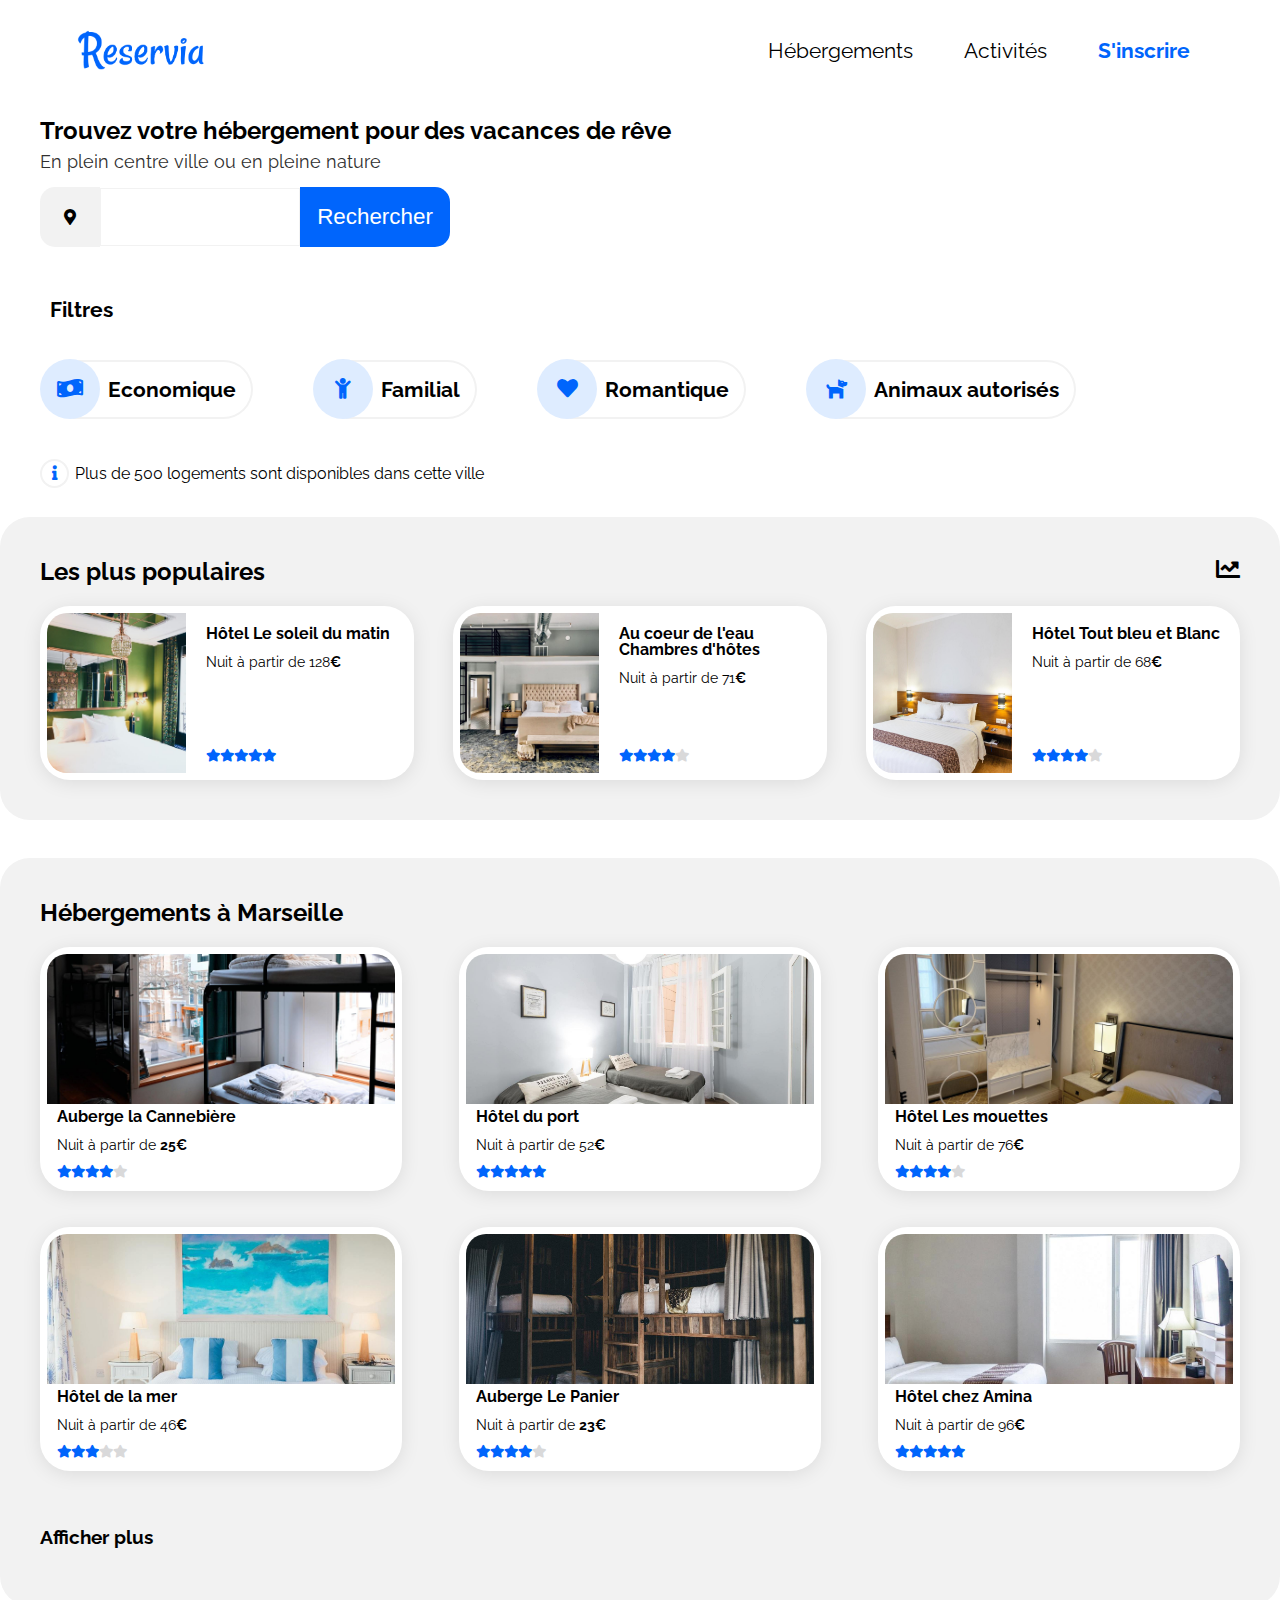
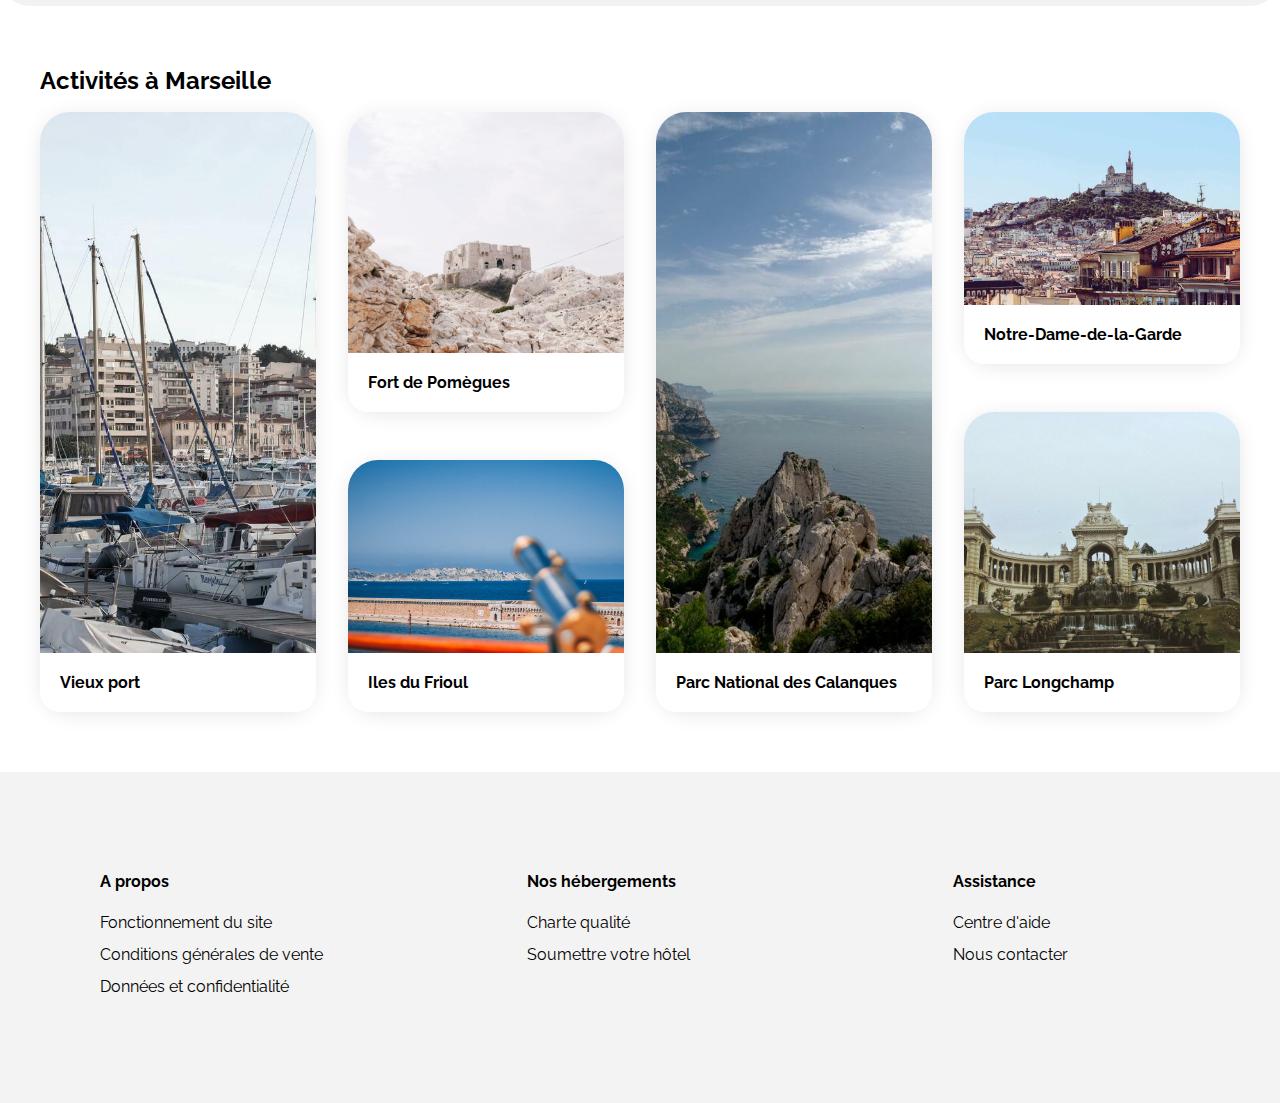
<file: index.html>
<!doctype html>
<html lang="fr">
<head>
    <meta charset="utf-8">
    <meta name="viewport" content="width=device-width,initial-scale=1" /> 
    <title>Réservia</title>
    <link rel="stylesheet" href="style.css">
    <link rel="stylesheet" href="https://cdnjs.cloudflare.com/ajax/libs/font-awesome/5.9.0/css/all.min.css" crossorigin="anonymous"> <!--fontawesome-->
    <!--Début favicon-->
    <link rel="apple-touch-icon" sizes="57x57" href="images/fav/apple-icon-57x57.png">
    <link rel="apple-touch-icon" sizes="60x60" href="images/fav/apple-icon-60x60.png">
    <link rel="apple-touch-icon" sizes="72x72" href="images/fav/apple-icon-72x72.png">
    <link rel="apple-touch-icon" sizes="76x76" href="images/fav/apple-icon-76x76.png">
    <link rel="apple-touch-icon" sizes="114x114" href="images/fav/apple-icon-114x114.png">
    <link rel="apple-touch-icon" sizes="120x120" href="images/fav/apple-icon-120x120.png">
    <link rel="apple-touch-icon" sizes="144x144" href="images/fav/apple-icon-144x144.png">
    <link rel="apple-touch-icon" sizes="152x152" href="images/fav/apple-icon-152x152.png">
    <link rel="apple-touch-icon" sizes="180x180" href="images/fav/apple-icon-180x180.png">
    <link rel="icon" type="image/png" sizes="192x192"  href="images/fav/android-icon-192x192.png">
    <link rel="icon" type="image/png" sizes="32x32" href="images/fav/favicon-32x32.png">
    <link rel="icon" type="image/png" sizes="96x96" href="images/fav/favicon-96x96.png">
    <link rel="icon" type="image/png" sizes="16x16" href="images/fav/favicon-16x16.png">
    <meta name="msapplication-TileColor" content="#ffffff">
    <meta name="msapplication-TileImage" content="images/fav/ms-icon-144x144.png">
    <meta name="theme-color" content="#ffffff">
    <!--Fin favicon-->
</head>
<body>
    <header>
        <img id="logo" src="images/logo/Reservia@3x.png" alt="reservia">
        <nav id="nav">
            <a class="menu-link" href="#1" >Hébergements</a>
            <a class="menu-link" href="#2" >Activités</a>
            <a id="inscription" href="#3" >S'inscrire</a>
        </nav>
        <nav id="menu-mobile"> <!--Début menu mobile/tablette-->
            <div>
                <img id="logo-mobile" src="images/logo/Reservia@3x.png" alt="reservia">
                <a id="inscription-mobile" href="#3" >S'inscrire</a>
            </div>
            <div>
                <a class="menu-link" href="#1" >Hébergements</a>
                <a class="menu-link" href="#2" >Activités</a>
            </div>
        </nav> <!--Fin menu mobile/tablette-->
    </header>
    <div class="corps">
        <h1>Trouvez votre hébergement pour des vacances de rêve</h1>
        <h2 id="centre-ville">En plein centre ville ou en pleine nature</h2>
        <div id="recherche"> <!--Search bar-->
            <div id="pos"><i class="fas fa-map-marker-alt"></i></div>
            <label for="site-search"></label>
            <input type="search" id="site-search" name="q" aria-label="Search through site content">
            <button id="btn-rechercher"><span id="search-1">Rechercher</span> <span id="search-2"><i class="fas fa-search"></i></span></button><!--Bouton de recherche-->
        </div>
        <section class="section_filtre"> <!--Filtes-->
            <h2 class="filtre_title">Filtres</h2>
            <div class="economique">
                <i class="fas fa-money-bill-wave"></i>
                <p>Economique</p>
            </div>
            <div class="familial">
                <i class="fas fa-child"></i>
                <p>Familial</p>
            </div>
            <div class="romantique">
                <i class="fas fa-heart"></i>
                <p>Romantique</p>
            </div>
            <div class="animaux_autorises">
                <i class="fas fa-dog"></i>
                <p>Animaux autorisés</p>
            </div>
        </section>
        <div class="infos-logements">
            <p class="contain-icone-infos"><i class="fas fa-info" id="icone-infos"></i></p>
            <p>Plus de 500 logements sont disponibles dans cette ville</p>
        </div>
        <div class="part-1" id="1">
            <!--Début hébergements-->
            <section class="section_hebergements">
                <h2>Hébergements à Marseille</h2>
                <div class="liste-hebergements">
                    <article>
                        <div id="img-hebergements-1"></div>
                        <div class="description-hebergements">
                            <h2>Auberge la Cannebière</h2>
                            <p>Nuit à partir de <strong>25€</strong></p>
                            <div class="etoiles">
                                <i class="fas fa-star"></i>
                                <i class="fas fa-star"></i>
                                <i class="fas fa-star"></i>
                                <i class="fas fa-star"></i>
                                <div class="etoiles-grises"><i class="fas fa-star"></i></div>
                            </div>
                        </div>
                    </article>
                    <article>
                        <div id="img-hebergements-2"></div>
                        <div class="description-hebergements">
                            <h2>Hôtel du port</h2>
                            <p>Nuit à partir de 52<strong>€</strong></p>
                            <div class="etoiles">
                                <i class="fas fa-star"></i>
                                <i class="fas fa-star"></i>
                                <i class="fas fa-star"></i>
                                <i class="fas fa-star"></i>
                                <i class="fas fa-star"></i>
                            </div>
                        </div>
                    </article>
                    <article>
                        <div id="img-hebergements-3"></div>
                        <div class="description-hebergements">
                            <h2>Hôtel Les mouettes</h2>
                            <p>Nuit à partir de 76<strong>€</strong></p>
                            <div class="etoiles">
                                <i class="fas fa-star"></i>
                                <i class="fas fa-star"></i>
                                <i class="fas fa-star"></i>
                                <i class="fas fa-star"></i>
                                <div class="etoiles-grises"><i class="fas fa-star"></i></div>
                            </div>
                        </div>
                    </article>
                    <article>
                        <div id="img-hebergements-4"></div>
                        <div class="description-hebergements">
                            <h2>Hôtel de la mer</h2>
                            <p>Nuit à partir de 46<strong>€</strong></p>
                            <div class="etoiles">
                                <i class="fas fa-star"></i>
                                <i class="fas fa-star"></i>
                                <i class="fas fa-star"></i>
                                <div class="etoiles-grises"><i class="fas fa-star"></i></div>
                                <div class="etoiles-grises"><i class="fas fa-star"></i></div>
                            </div>
                        </div>
                    </article>
                    <article>
                        <div id="img-hebergements-5"></div>
                        <div class="description-hebergements">
                            <h2>Auberge Le Panier</h2>
                            <p>Nuit à partir de <strong>23€</strong></p>
                            <div class="etoiles">
                                <i class="fas fa-star"></i>
                                <i class="fas fa-star"></i>
                                <i class="fas fa-star"></i>
                                <i class="fas fa-star"></i>
                                <div class="etoiles-grises"><i class="fas fa-star"></i></div>
                            </div>
                        </div>
                    </article>
                    <article>
                        <div id="img-hebergements-6"></div>
                        <div class="description-hebergements">
                            <h2>Hôtel chez Amina</h2>
                            <p>Nuit à partir de 96<strong>€</strong></p>
                            <div class="etoiles">
                                <i class="fas fa-star"></i>
                                <i class="fas fa-star"></i>
                                <i class="fas fa-star"></i>
                                <i class="fas fa-star"></i>
                                <i class="fas fa-star"></i>
                            </div>
                        </div>
                    </article>
                </div>
                <a href="#"><h3>Afficher plus</h3></a>
            </section>
            <!--Fin hébergements-->
            <!--Début populaires-->
            <section class="section_populaires">
                <div class="header-populaire">
                    <h2>Les plus populaires</h2>
                    <a href="#"><i class="fas fa-chart-line"></i></a>
                </div>
                <div class="liste-populaires">
                    <article>
                        <div id="img-populaires-1"></div>
                        <div class="description-populaires">
                            <h2>Hôtel Le soleil du matin</h2>
                            <p>Nuit à partir de 128<strong>€</strong></p>
                            <div class="etoiles">
                                <i class="fas fa-star"></i>
                                <i class="fas fa-star"></i>
                                <i class="fas fa-star"></i>
                                <i class="fas fa-star"></i>
                                <i class="fas fa-star"></i>
                            </div>
                        </div>
                    </article>
                    <article>
                        <div id="img-populaires-2"></div>
                        <div class="description-populaires">
                            <h2>Au coeur de l'eau Chambres d'hôtes</h2>
                            <p>Nuit à partir de 71<strong>€</strong></p>
                            <div class="etoiles">
                                <i class="fas fa-star"></i>
                                <i class="fas fa-star"></i>
                                <i class="fas fa-star"></i>
                                <i class="fas fa-star"></i>
                                <div class="etoiles-grises"><i class="fas fa-star"></i></div>
                            </div>
                        </div>
                    </article>
                    <article>
                        <div id="img-populaires-3"></div>
                        <div class="description-populaires">
                            <h2>Hôtel Tout bleu et Blanc</h2>
                            <p>Nuit à partir de 68<strong>€</strong></p>
                            <div class="etoiles">
                                <i class="fas fa-star"></i>
                                <i class="fas fa-star"></i>
                                <i class="fas fa-star"></i>
                                <i class="fas fa-star"></i>
                                <div class="etoiles-grises"><i class="fas fa-star"></i></div>
                            </div>
                        </div>
                    </article>
                </div>
            </section>
            <!--Fin populaires-->
        </div>
        <div class="part-2" id="2">
            <h1 id="title-act-mars">Activités à Marseille</h1>
            <!--Début activités-->
            <section class="act-mars">
                <h2 id="empty-title">empty-title</h2>
                <article id="bck-img-act-1" class="art-act">
                    <div class="description-activites">
                        <h2>Vieux port</h2>
                    </div>
                </article>
                <article class="art-act-demi">
                    <div id="bck-img-act-2" class="act-demi-1">
                        <div class="description-activites">
                            <h2>Fort de Pomègues</h2>
                        </div>
                </div>
                <div id="bck-img-act-3" class="act-demi-2">
                    <div class="description-activites">
                        <h3>Iles du Frioul</h3>
                    </div>
                </div>
                </article>
                <article id="bck-img-act-4" class="art-act">
                    <div class="description-activites">
                        <h2>Parc National des Calanques</h2>
                    </div>
                </article>
                <article class="art-act-demi">
                    <div id="bck-img-act-5" class="act-demi-2-2">
                        <div class="description-activites">
                            <h2>Notre-Dame-de-la-Garde</h2>
                        </div>
                    </div>
                    <div id="bck-img-act-6" class="act-demi-1-2">
                        <div class="description-activites">
                            <h3>Parc Longchamp</h3>
                        </div>
                    </div>
                </article>
            </section>
            <!--Fin activités-->
        </div>
    </div>
    <footer>
        <nav class="footer-menu">
            <p>A propos</p>
            <ul>
                <li><a href="#">Fonctionnement du site</a></li>
                <li><a href="#">Conditions générales de vente</a></li>
                <li><a href="#">Données et confidentialité</a></li>
            </ul>
        </nav>
        <nav class="footer-menu">
            <p>Nos hébergements</p>
            <ul>
                <li><a href="#">Charte qualité</a></li>
                <li><a href="#">Soumettre votre hôtel</a></li>
            </ul>   
        </nav>    
        <nav class="footer-menu">
            <p>Assistance</p>
            <ul>
                <li><a href="#">Centre d'aide</a></li>
                <li><a href="#">Nous contacter</a></li>
            </ul>
        </nav>
    </footer>
</body>
</html>
</file>
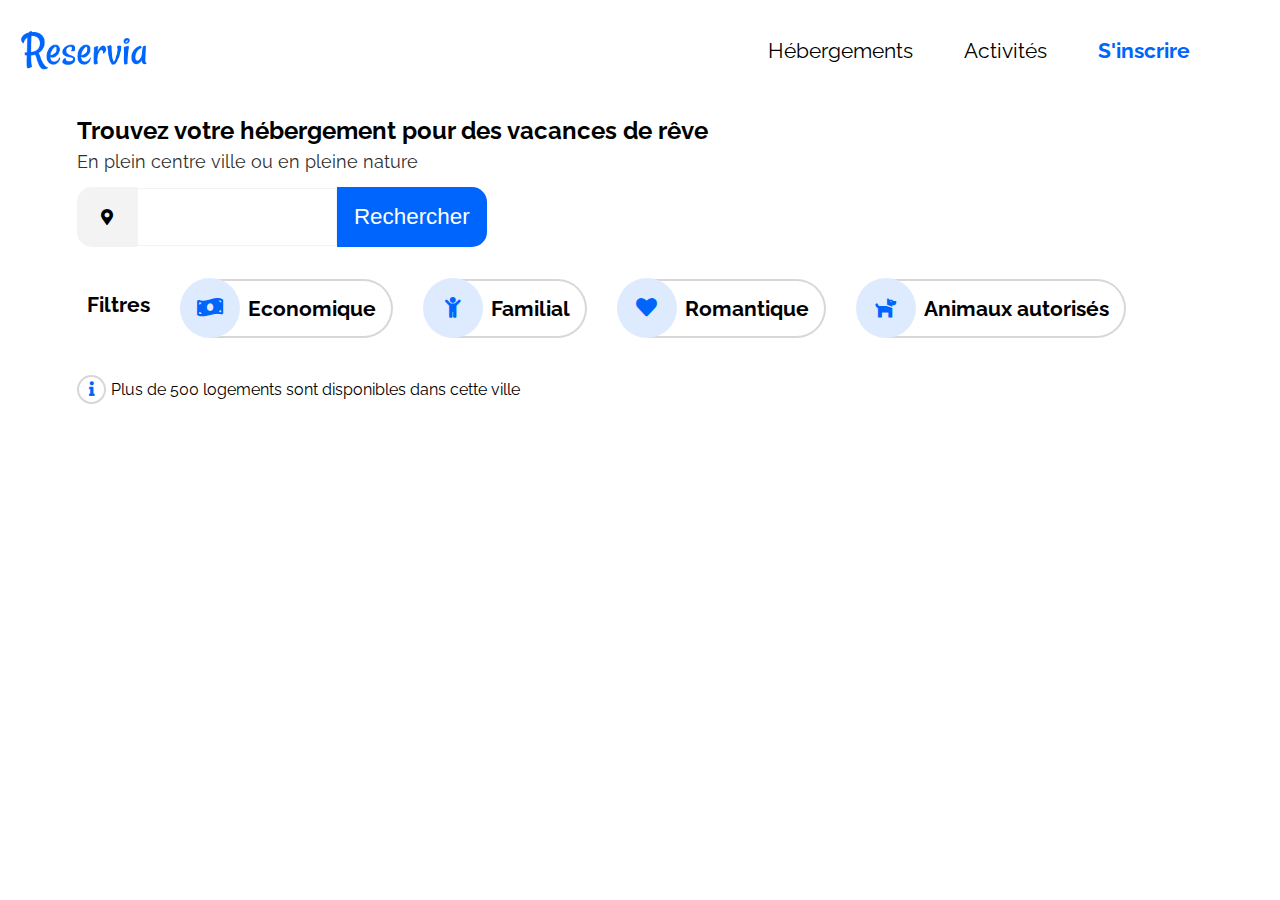
<file: script/index.html>
<!doctype html>
<html lang="fr">
<head>
  <meta charset="utf-8">
  <title>Réservia</title>
  <link rel="stylesheet" href="style.css">

  <link rel="stylesheet" href="https://cdnjs.cloudflare.com/ajax/libs/font-awesome/5.9.0/css/all.min.css" crossorigin="anonymous"> <!--fontawesome-->

</head>
<header>
    <img id="logo" src="../images/logo/Reservia@3x.png" alt="reservia">
    <nav id="nav">
        <a class="menu-link" href="#1" >Hébergements</a>
        <a class="menu-link" href="#2" >Activités</a>
        <a id="inscription" href="#3" >S'inscrire</a>
    </nav>
</header>
<body>
<div class="corps"><!--div corps-->
<h1>Trouvez votre hébergement pour des vacances de rêve</h1>
<h2>En plein centre ville ou en pleine nature</h2>
<div id="recherche">
    <div id="pos"><i class="fas fa-map-marker-alt"></i></div>
    <label for="site-search"></label>
    <input type="search" id="site-search" name="q"
       aria-label="Search through site content">
    <button id="btn-rechercher">Rechercher</button>
</div>
<section class="section_filtre">
    <h1 class="filtre_title">Filtres</h1>
    <div class="economique">
        <i class="fas fa-money-bill-wave"></i>
        <p>Economique</p>
    </div>
    <div class="familial">
        <i class="fas fa-child"></i>
        <p>Familial</p>
    </div>
    <div class="romantique">
        <i class="fas fa-heart"></i>
        <p>Romantique</p>
    </div>
    <div class="animaux_autorises">
        <i class="fas fa-dog"></i>
        <p>Animaux autorisés</p>
    </div>
</section>
<div class="infos-logements">
    <p class="contain-icone-infos"><i class="fas fa-info" id="icone-infos"></i></p>
    <p>Plus de 500 logements sont disponibles dans cette ville</p>
</div>



</div><!--div corps-->
</body>
<footer>

   <!-- <i class="fas fa-adjust"></i> fontawesome-->

</footer>
</html>
</file>
<file: style.css>
html, header, body, footer {
    margin:0;
    padding:0;
    font-family: 'Raleway';
    max-width: 100vw;
}

/* DEBUT FONTS*/

/*Regular*/
@font-face {
    font-family: 'Raleway';
    src: url('fonts/Raleway-Regular.ttf') format('truetype');
    font-weight: normal;
    font-style: normal;
}

/*Bold*/
@font-face {
    font-family: 'Raleway';
    src: url('fonts/Raleway-Bold.ttf') format('truetype');
    font-weight: bold;
    font-style: normal;
}

/* FIN FONTS*/

/*DEBUT HEADER*/

header {
    height:100px;
    display: flex;
    flex-direction: row;
}

#logo {
    height:auto;
    width:auto;
    margin:20px;
    object-fit: contain;
}

#nav {
    width:100%;
    height:100%;
    display: flex;
    flex-direction: row;
    justify-content: flex-end;

}

#nav a {
   height:100%;
   display: flex;
   align-items: center;
   justify-content: center;
   padding:0 2vw 0 2vw;
   font-size: 1.3em;
}

.menu-link, #inscription {
    text-decoration: none;
    color:black;
}
.menu-link:hover, #inscription:hover {
    color:#0065FC;
}

#inscription {
    color:#0065FC;
    margin-right:5vw;
    font-weight: bold;
}

.menu-link:hover {
    border-top: solid #0065FC;
}

/*FIN HEADER*/

/*DEBUT BODY*/

.corps {
    margin: 0 6vw 0 6vw;
}

h1 {
    font-size: 1.5em;
    font-weight: bold;
}

#centre-ville {
    color:rgb(48, 48, 48);
    font-size: 1.1em;
    font-weight: normal;
    margin-top:-10px;
}

#recherche {
    display: flex;
    flex-direction: row;
    align-items: center;   
}

#pos {
    background-color: #f2f2f2;
    width:60px;
    min-width: 60px;
    height:60px;
    display: flex;
    align-items: center;
    justify-content: center;
    border-top-left-radius: 15px;
    border-bottom-left-radius: 15px;
}

#icone-pos {
    width:25%;
    height:auto;
}

#site-search {
    height:58px;
    border-right-style: none;
    border-left-style: none;
    width:13vw; 
    min-width: 200px;
    border:1px solid #f2f2f2;
    font-size:1.1em;
    padding-left:15px;
    font-weight:bold;
}

#btn-rechercher {
    background-color: #0065FC;
    border-top-right-radius: 15px;
    border-bottom-right-radius: 15px;
    width:max-content;
    min-width: 150px;
    height:inherit;
    color:white;
    font-size:1.4em;
    height:60px;
    padding:15px;
    border:none;
}

#btn-rechercher:hover{
    background-color: #3284ff;
    cursor:  pointer;
}

.filtre_title {
    font-size: 1.3em;
    padding: 20px;
    padding-left:10px;
    padding-right:0;
}

.section_filtre {
    display: flex;
    flex-direction: row;
    flex-wrap: wrap; 
    margin-top:1%;
    align-items: center;
}

.economique, .familial, .romantique, .animaux_autorises {
    display: flex;
    align-items: center;
    margin-left:30px;
    height:max-content;
}

.economique .fas, .familial .fas, .romantique .fas, .animaux_autorises .fas {
    padding: 20px;
    color: #0065FC;
    border-radius: 30px;
    background-color:#DEECFF;
    width:20px;
    height:20px;
    display: flex;
    justify-content: center;
    font-size: 1.3em;
    margin-right:-30px;
    z-index:2;
}

.economique:hover .fas, .familial:hover .fas, .romantique:hover .fas, .animaux_autorises:hover .fas {
    background-color:#0065FC;
    color:#DEECFF;
    transition: 0.3s;
}

.economique p, .familial p, .romantique p, .animaux_autorises p {
    padding-left:38px;
    padding-right: 15px;
    padding-top:15px;
    padding-bottom:15px;
    font-weight: bold;
    font-size: 1.3em;
    border:solid #f2f2f2 2px;
    border-left:none;
    border-top-right-radius:30px;
    border-bottom-right-radius:30px;
    z-index:1;
    white-space: nowrap;
    margin:0;
}

#icone-infos {
    border:solid #f2f2f2 2px;
    border-radius: 30px;
    width:25px;
    height:25px;
    color: #0065FC;
    display: flex;
    justify-content: center;
    align-items: center;
    font-size: 0.9em;
}

.contain-icone-infos {
    width:max-content;
    margin-right:0.5%
}

.infos-logements {
    display: flex;
    align-items: center;
    margin-bottom: 1%;
}

.part-1 {
    display: flex;
    flex-direction: row;
}

.section_hebergements {
    background-color:#f2f2f2;
    border-radius: 30px;
    height:650px;
    padding:40px;
    margin-right:3%;
    width:100%;
}

.section_hebergements > h2:nth-child(1) {
    margin-top: 0;
    }

.liste-hebergements  {
    display: flex;
    flex-wrap:wrap;
    justify-content: space-between;
}

.liste-hebergements article {
    width: 29%;
    height: 230px;
    padding:7px;
    margin-bottom:3%;
    background-color: white;
    border-radius: 30px;
    float:left;
}

#img-hebergements-1, #img-hebergements-2, #img-hebergements-3, #img-hebergements-4, #img-hebergements-5, #img-hebergements-6 {
    background-position: center;
    object-fit: cover;
    background-size: cover;
    width:100%;
    height:65%;
    border-top-right-radius: 20px;
    border-top-left-radius: 20px;
}

#img-hebergements-1 {
    background-image: url(images/hebergements/3_medium/marcus-loke-WQJvWU_HZFo-unsplash.jpg);
}

#img-hebergements-2 {
    background-image: url(images/hebergements/3_medium/fred-kleber-gTbaxaVLvsg-unsplash.jpg);
}

#img-hebergements-3 {
    background-image: url(images/hebergements/3_medium/reisetopia-B8WIgxA_PFU-unsplash.jpg);
}

#img-hebergements-4 {
    background-image: url(images/hebergements/3_medium/annie-spratt-Eg1qcIitAuA-unsplash.jpg);
}

#img-hebergements-5 {
    background-image: url(images/hebergements/3_medium/nicate-lee-kT-ZyaiwBe0-unsplash.jpg);
}

#img-hebergements-6 {
    background-image: url(images/hebergements/3_medium/febrian-zakaria-M6S1WvfW68A-unsplash.jpg);
}

.etoiles {
    display: flex;
    flex-direction: row;
    color: #0065FC;
    margin-top: auto;
}

.etoiles-grises {
    display: flex;
    flex-direction: row;
    color: #D9D9DA;
}

.description-hebergements {
    padding-top:0px;
    padding-left:10px;
    padding-bottom:10px;
    padding-right:10px;
    margin:0;
}

.description-hebergements h2 {
    font-size:1em;
    line-height: 1em;
    margin-top:5px;
}

.description-hebergements p {
    font-size:0.9em;
    line-height: 0.9em;
}

.etoiles .fas {
    font-size:0.8em;
}

.section_populaires {
    background-color:#f2f2f2;
    border-radius: 30px;
    height:650px;
    padding:40px;
    width:40%;
}

.section_populaires a, .section_hebergements a {
    color: black;
    text-decoration: none;
}

.liste-populaires  {
    display: flex;
    flex-direction: column;
    justify-content: space-between;
    height: 600px;
}

.header-populaire {
    display: flex;
    flex-direction: row;
    justify-content: space-between;
}

.header-populaire > h2 {
    margin-top: 0;
    }

.header-populaire .fas {
    font-size: 1.5em;
    display: flex;
    align-items: center;
}

#img-populaires-1, #img-populaires-2, #img-populaires-3 {
    width:40%;
    height:100%;
    border-bottom-left-radius: 20px;
    border-top-left-radius: 20px;
    background-size: cover;
    background-position: center;
    
}

#img-populaires-1 {
    background-image: url(images/hebergements/3_medium/emile-guillemot-Bj_rcSC5XfE-unsplash.jpg);
}
#img-populaires-2 {
    background-image: url(images/hebergements/3_medium/aw-creative-VGs8z60yT2c-unsplash.jpg);
}
#img-populaires-3 {
    background-image: url(images/hebergements/3_medium/febrian-zakaria-sjvU0THccQA-unsplash.jpg);
}

.description-populaires {
    display: inline-flex;
    flex-direction: column;
    padding-top:0px;
    padding-left:20px;
    padding-bottom:10px;
    padding-right:10px;
    margin:0;
    width:55%
}

.description-populaires h2 {
    font-size:1em;
    line-height: 1em;
}

.description-populaires p {
    font-size:0.9em;
    line-height: 1em;
    margin-top: 0;
}

.liste-populaires article {
    height: 160px;
    padding:7px;
    background-color: white;
    border-radius: 30px;
    display: flex;
    flex-direction: row;
}

.act-mars {
    display: flex;
    flex-direction: row;
    justify-content: space-between;
    margin-bottom: 5%;
}

#title-act-mars {
  margin-top: 5%;  
}

#empty-title {
    display:none !important;
}

.art-act {
    height:600px;
    display: flex;
    flex-direction: column;
    justify-content: end;
}

#bck-img-act-1, #bck-img-act-2, #bck-img-act-3, #bck-img-act-4, #bck-img-act-5, #bck-img-act-6 {
    background-position: center;
    background-size: cover; 
    display: flex;
    flex-direction: column-reverse;
    justify-content: end;
    border-radius: 30px;
}

#bck-img-act-2, #bck-img-act-6 {
    height: 50%;
}

#bck-img-act-3, #bck-img-act-5 {
    height: 42%;
}

#bck-img-act-1 {
    background-image:url(images/activites/3_medium/reno-laithienne-QUgJhdY5Fyk-unsplash.jpg) ;
}
#bck-img-act-2 {
    background-image:url(images/activites/3_medium/paul-hermann-QFTrLdQIRhI-unsplash.jpg) ;
}
#bck-img-act-3 {
    background-image:url(images/activites/3_medium/kevin-hikari-rV_Qd1l-VXg-unsplash.jpg) ;
}
#bck-img-act-4 {
    background-image:url(images/activites/3_medium/kilyan-sockalingum-NR8-cBCN3aI-unsplash.jpg) ;
}
#bck-img-act-5 {
    background-image:url(images/activites/3_medium/florian-wehde-xW9e8gdotxI-unsplash.jpg) ;
}
#bck-img-act-6 {
    background-image:url(images/activites/3_medium/lena-paulin-wH2-EJoDcV0-unsplash.jpg) ;
}

.img-activites {
    width:100%;
    height: 100%;
    object-fit: cover;
    border-top-left-radius: 30px;
    border-top-right-radius: 30px;
}

.description-activites {
    padding: 20px;
    background-color: white;
    border-bottom-right-radius: 20px;
    border-bottom-left-radius: 20px;
}

.description-activites h2, .description-activites h3 {
    font-size: 1em;
    margin: 0;
    font-weight: bold;;
}

.art-act-demi {
    display: flex;
    flex-direction: column;
    justify-content: space-between;
    height:600px;
}

.img-activites-demi-grand, .img-activites-demi-petit {
    width:100%;
    object-fit: cover;
    border-top-left-radius: 30px;
    border-top-right-radius: 30px;
}

.act-demi-1 {
    height: 50%;
}
.act-demi-1-2 {
    height: 50%;
    justify-content: end;
    display: flex;
    flex-direction: column;
}

.act-demi-2 {
    display: flex;
    flex-direction: column;
    justify-content: end;
    height: 50%;
}
.act-demi-2-2 {
    display: flex;
    flex-direction: column;
    justify-content: start;
    height: 50%;
}

.img-activites-demi-grand {
    height: 80%;
}
.img-activites-demi-petit {
    height: 65%;
}

.art-act, .art-act-demi {
    width: 23%;
    border-radius: 30px;
}

.liste-hebergements article, .liste-populaires article, .art-act, .act-demi-1, .act-demi-2, .act-demi-2-2, .act-demi-1-2 {
    -webkit-box-shadow: 0px 3px 20px -1px rgba(0,0,0,0.1);
    -moz-box-shadow: 0px 3px 20px -1px rgba(0,0,0,0.1);
    box-shadow: 0px 3px 20px -1px rgba(0,0,0,0.1);
}

article:hover, .act-demi-1:hover, .act-demi-2:hover, .act-demi-1-2:hover, .act-demi-2-2:hover, .economique, .familial, .romantique, .animaux_autorises {
    cursor:pointer;
}

.art-act-demi:hover {
    cursor:auto;
}

#logo {
    width: max-content;
    margin-left: 6vw;
    object-position: left;
}

/*FIN BODY*/

/*DEBUT FOOTER*/

footer {
    background-color: #F3F3F3;
    height:max-content;
    display: flex;
}

.footer-menu {
    width:33%;
    padding-left: 100px;
    padding-top: 100px;
    padding-bottom: 100px;
}

footer p {
    margin-top: 0;
    font-weight: bold;
}

ul, li {
    margin-left: 0;
    margin-bottom:0;
    padding-left: 0;
    list-style: none;
    line-height: 2em;
  }

footer a {
    color: black;
    text-decoration: none;
}

footer a:hover {
    font-weight: bold;
}

/*FIN FOOTER*/

/*DEBUT RESPONSIVE*/

/*Desktop*/
@media screen and (max-width: 1300px ) {
    .section_hebergements {
        order:2;
        margin-right: 0;
        margin-top:3%;
    }
    .section_activites {
        order:1;
    }
    .filtre_title {
        width:100%;
    }
    .part-1 {
        flex-direction:column;
    }
    .section_populaires, .section_hebergements {
        height:max-content;
        width:inherit;
    }
    .liste-populaires {
        height:max-content;
        flex-direction: row;
    }
    .liste-populaires article {
        width:30%;
    }
    .corps {
        margin:0;
    }
    .economique, .familial, .romantique, .animaux_autorises {
        margin-left:0; 
        margin-right:5%; 
        margin-bottom:2%;
    }
    .corps > h1, .corps > h2, #recherche, .section_filtre, .infos-logements, .part-2 {
        padding-left:40px;
        padding-right:40px;
    }
}

/*Tablette*/
@media screen and (min-width: 768px ) {
    #menu-mobile, #search-2 {
        display: none;
    }
}
@media screen and (max-width: 768px ) {
    #nav {
        display: none;
    }
    header {
        height: 200px; 
    }
    #logo {
        display: none;
    }
    #menu-mobile {
        width:100%;
        height:100%;
        display: flex;
        flex-direction: column;
    }
    #menu-mobile a {
        height:100%;
        display: flex;
        align-items: center;
        justify-content: center;
        padding:0 2vw 0 2vw;
        font-size: 1.3em;
    }
    #logo-mobile {
        height: 70%;
        width:auto;
        margin:20px;
        margin-left: 6vw;
        object-fit: contain;
    }
    #menu-mobile > div:nth-child(1) {
        width: 100%;
        height: 50%;
        display: flex;
        justify-content: space-between;
    }
    #menu-mobile > div:nth-child(1) > a:nth-child(2) {
        width: max-content;
        margin-right: 6vw;
        font-size: 1.2em;
    }
    #menu-mobile > div:nth-child(2) {
        display: flex;
        justify-content: center;
        margin-top: 3%;
        height: 50%;
    }
    #menu-mobile > div:nth-child(2) > a:nth-child(1), #menu-mobile > div:nth-child(2) > a:nth-child(2) {
        width: 50%;
        font-size: 1.2em;
        border-bottom: solid#f2f2f2;
        border-top:none;
    }
    #menu-mobile > div:nth-child(2) > a:nth-child(1):hover, #menu-mobile > div:nth-child(2) > a:nth-child(2):hover {
        border-bottom: 2px solid #0065FC;
    }
    .corps {
        margin-top:5%;
    }

    .section_hebergements {
        order:2;
        margin-right: 0;
        margin-top:3%;
        background-color: white;
    }
    .section_activites {
        order:1;
    }
    footer{
        flex-direction: column;
        padding-bottom: 50px;
    }
    .footer-menu {
        width:auto;
        padding-bottom: 0;
        padding-left: 10%;
        padding-top:10%;
    }
    #search-2 {
        display: none;
    }
    .liste-populaires {
        flex-direction: column;
    }
    .liste-populaires article {
        width:100%;
        margin-bottom:5%;
    }
    .section_populaires {
        border-radius: 0;
    }
    .act-mars {
        flex-wrap: wrap;
    }
    .part-2 article {
        width:48%;
        margin-bottom:5%;
    }
    .liste-hebergements {
        flex-direction: column;
     }
     .liste-populaires article {
         width:inherit;
     }
     .liste-hebergements article {
         width:inherit;
     }
     .section_hebergements {
         padding:5%;
     }
}

/*Mobile*/
@media screen and (max-width: 425px ) {
    #search-1 {
        display: none;
    }
    #search-2 {
        display: block;
    }
    #btn-rechercher {
        width:60px;
        min-width: 60px;
    }
    #site-search {
        width:100%;
    }
    #pos {
        width:60px;
    }
    #site-search {
        width: 100%; 
        min-width: 0;
    }
    .corps > h1, .corps > h2, #recherche, .section_filtre, .infos-logements, .part-2 {
        padding-left:5%;
        padding-right:5%;
    }
    .section_populaires {
        padding:5%;
    }
    .liste-populaires article {
        width:inherit;
    }
    #menu-mobile > div:nth-child(2) > a:nth-child(1), #menu-mobile > div:nth-child(2) > a:nth-child(2) {
        font-size :0.9em;
        height:50px;
    }
    #menu-mobile > div:nth-child(2) {
        height:20%;
        margin-top:0;
    }
    #logo-mobile {
        width:30%;
        margin:3%;
    }
    #menu-mobile > div:nth-child(1) {
        height:70px;
    }
    #menu-mobile > div:nth-child(1) > a:nth-child(2) {
        font-size: 0.9em;
    }
    #menu-mobile {
        height:max-content;
    }
    header {
        height:max-content;
    }
    .part-2 article {
        width:100%;
    }
    #bck-img-act-1, #bck-img-act-2, #bck-img-act-3, #bck-img-act-4, #bck-img-act-5, #bck-img-act-6{
        height:244px;
    }
    .art-act-demi {
        height:max-content;
    }
    .part-2 article {
        margin-bottom: 10%;
    }
    #bck-img-act-2, #bck-img-act-5 {
        margin-bottom: 10%;
    }
    .liste-hebergements article {
        margin-top: 5%;
    }

    /*Changement résolution-img*/
    #img-hebergements-1 {
        background-image: url(images/hebergements/4_small/marcus-loke-WQJvWU_HZFo-unsplash.jpg);
    }
    #img-hebergements-2 {
        background-image: url(images/hebergements/4_small/fred-kleber-gTbaxaVLvsg-unsplash.jpg);
    }
    #img-hebergements-3 {
        background-image: url(images/hebergements/4_small/reisetopia-B8WIgxA_PFU-unsplash.jpg);
    }
    #img-hebergements-4 {
        background-image: url(images/hebergements/4_small/annie-spratt-Eg1qcIitAuA-unsplash.jpg);
    }
    #img-hebergements-5 {
        background-image: url(images/hebergements/4_small/nicate-lee-kT-ZyaiwBe0-unsplash.jpg);
    }
    #img-hebergements-6 {
        background-image: url(images/hebergements/4_small/febrian-zakaria-M6S1WvfW68A-unsplash.jpg);
    }
    #img-populaires-1 {
        background-image: url(images/hebergements/4_small/emile-guillemot-Bj_rcSC5XfE-unsplash.jpg);
    }
    #img-populaires-2 {
        background-image: url(images/hebergements/4_small/aw-creative-VGs8z60yT2c-unsplash.jpg);
    }
    #img-populaires-3 {
        background-image: url(images/hebergements/4_small/febrian-zakaria-sjvU0THccQA-unsplash.jpg);
    }
    #bck-img-act-1 {
        background-image:url(images/activites/4_small/reno-laithienne-QUgJhdY5Fyk-unsplash.jpg) ;
    }
    #bck-img-act-2 {
        background-image:url(images/activites/4_small/paul-hermann-QFTrLdQIRhI-unsplash.jpg) ;
    }
    #bck-img-act-3 {
        background-image:url(images/activites/4_small/kevin-hikari-rV_Qd1l-VXg-unsplash.jpg) ;
    }
    #bck-img-act-4 {
        background-image:url(images/activites/4_small/kilyan-sockalingum-NR8-cBCN3aI-unsplash.jpg) ;
    }
    #bck-img-act-5 {
        background-image:url(images/activites/4_small/florian-wehde-xW9e8gdotxI-unsplash.jpg) ;
    }
    #bck-img-act-6 {
        background-image:url(images/activites/4_small/lena-paulin-wH2-EJoDcV0-unsplash.jpg) ;
    }
}

#inscription-mobile {
    text-decoration: none;
    color:black;
}
#inscription-mobile:hover {
    color:#0065FC;
}
#inscription-mobile {
    color:#0065FC;
    margin-right:5vw;
    font-weight: bold;
}
/*FIN RESPONSIVE*/
</file>
<file: script/style.css>
html, header, body, footer {
    margin:0;
    padding:0;
    font-family: 'Raleway';
}

@font-face {
    font-family: 'Raleway';
    src: url('../fonts/Raleway-Regular.ttf') format('truetype');
    font-weight: normal;
    font-style: normal;
}

@font-face {
    font-family: 'Raleway';
    src: url('../fonts/Raleway-Bold.ttf') format('truetype');
    font-weight: bold;
    font-style: normal;
}

/*DEBUT HEADER*/

header {
    width:100vw;
    height:100px;
    display: flex;
    flex-direction: row;
}

#logo {
    height:auto;
    width:auto;
    margin:20px;
    object-fit: contain;
}

#nav {
    width:100%;
    height:100%;
    display: flex;
    flex-direction: row;
    justify-content: flex-end;

}

#nav a {
   height:100%;
   display: flex;
   align-items: center;
   justify-content: center;
   padding:0 2vw 0 2vw;
   font-size: 1.3em;
}

.menu-link, #inscription {
    text-decoration: none;
    color:black;
}
.menu-link:hover, #inscription:hover {
    color:#0065FC;
}

#inscription {
    color:#0065FC;
    margin-right:5vw;
    font-weight: bold;
}

.menu-link:hover {
    border-top: solid #0065FC;
}

/*FIN HEADER*/

/*DEBUT BODY*/

.corps {
    margin: 0 6vw 0 6vw;
}

h1 {
    font-size: 1.5em;
    font-weight: bold;
}

h2 {
    color:rgb(48, 48, 48);
    font-size: 1.1em;
    font-weight: normal;
    margin-top:-10px;
}

#recherche {
    display: flex;
    flex-direction: row;
    align-items: center;   
}

#pos {
    background-color: rgb(243, 243, 243);
    width:60px;
    height:60px;
    display: flex;
    align-items: center;
    justify-content: center;
    border-top-left-radius: 15px;
    border-bottom-left-radius: 15px;
}

#icone-pos {
    width:25%;
    height:auto;
}

#site-search {
    height:58px;
    border-right-style: none;
    border-left-style: none;
    width:13vw; 
    min-width: 200px;
    border:1px solid rgb(243, 243, 243);
    font-size:1.1em;
    padding-left:15px;
    font-weight:bold;
}

#btn-rechercher {
    background-color: #0065FC;
    border-top-right-radius: 15px;
    border-bottom-right-radius: 15px;
    width:8vw;
    min-width: 150px;
    height:inherit;
    color:white;
    font-size:1.4em;
    height:60px;
    padding:15px;
    border:none;
}

#btn-rechercher:hover{
    background-color: #3d8afd;
    cursor:  pointer;
}

.filtre_title {
    font-size: 1.3em;
    padding: 20px;
    padding-left:10px;
    padding-right:0;
}

.section_filtre {
    display: flex;
    flex-direction: row;
    margin-top:1%;
}

.economique, .familial, .romantique, .animaux_autorises {
    display: flex;
    align-items: center;
    margin-left:30px;
}

.economique .fas, .familial .fas, .romantique .fas, .animaux_autorises .fas {
    padding: 20px;
    color: #0065FC;
    border-radius: 30px;
    background-color: #deebff;
    width:20px;
    height:20px;
    display: flex;
    justify-content: center;
    font-size: 1.3em;
    margin-right:-30px;
    z-index:2;
}

.economique p, .familial p, .romantique p, .animaux_autorises p {
    padding-left:38px;
    padding-right: 15px;
    padding-top:15px;
    padding-bottom:15px;
    font-weight: bold;
    font-size: 1.3em;
    border:solid rgb(216, 215, 215) 2px;
    border-left:none;
    border-top-right-radius:30px;
    border-bottom-right-radius:30px;
    z-index:1;
    white-space: nowrap;
}

#icone-infos {
    border:solid rgb(216, 215, 215) 2px;
    border-radius: 30px;
    width:25px;
    height:25px;
    color: #0065FC;
    display: flex;
    justify-content: center;
    align-items: center;
    font-size: 0.9em;
}

.contain-icone-infos {
    width:max-content;
    margin-right:0.5%
}

.infos-logements {
    display: flex;
    align-items: center;
}
</file>
